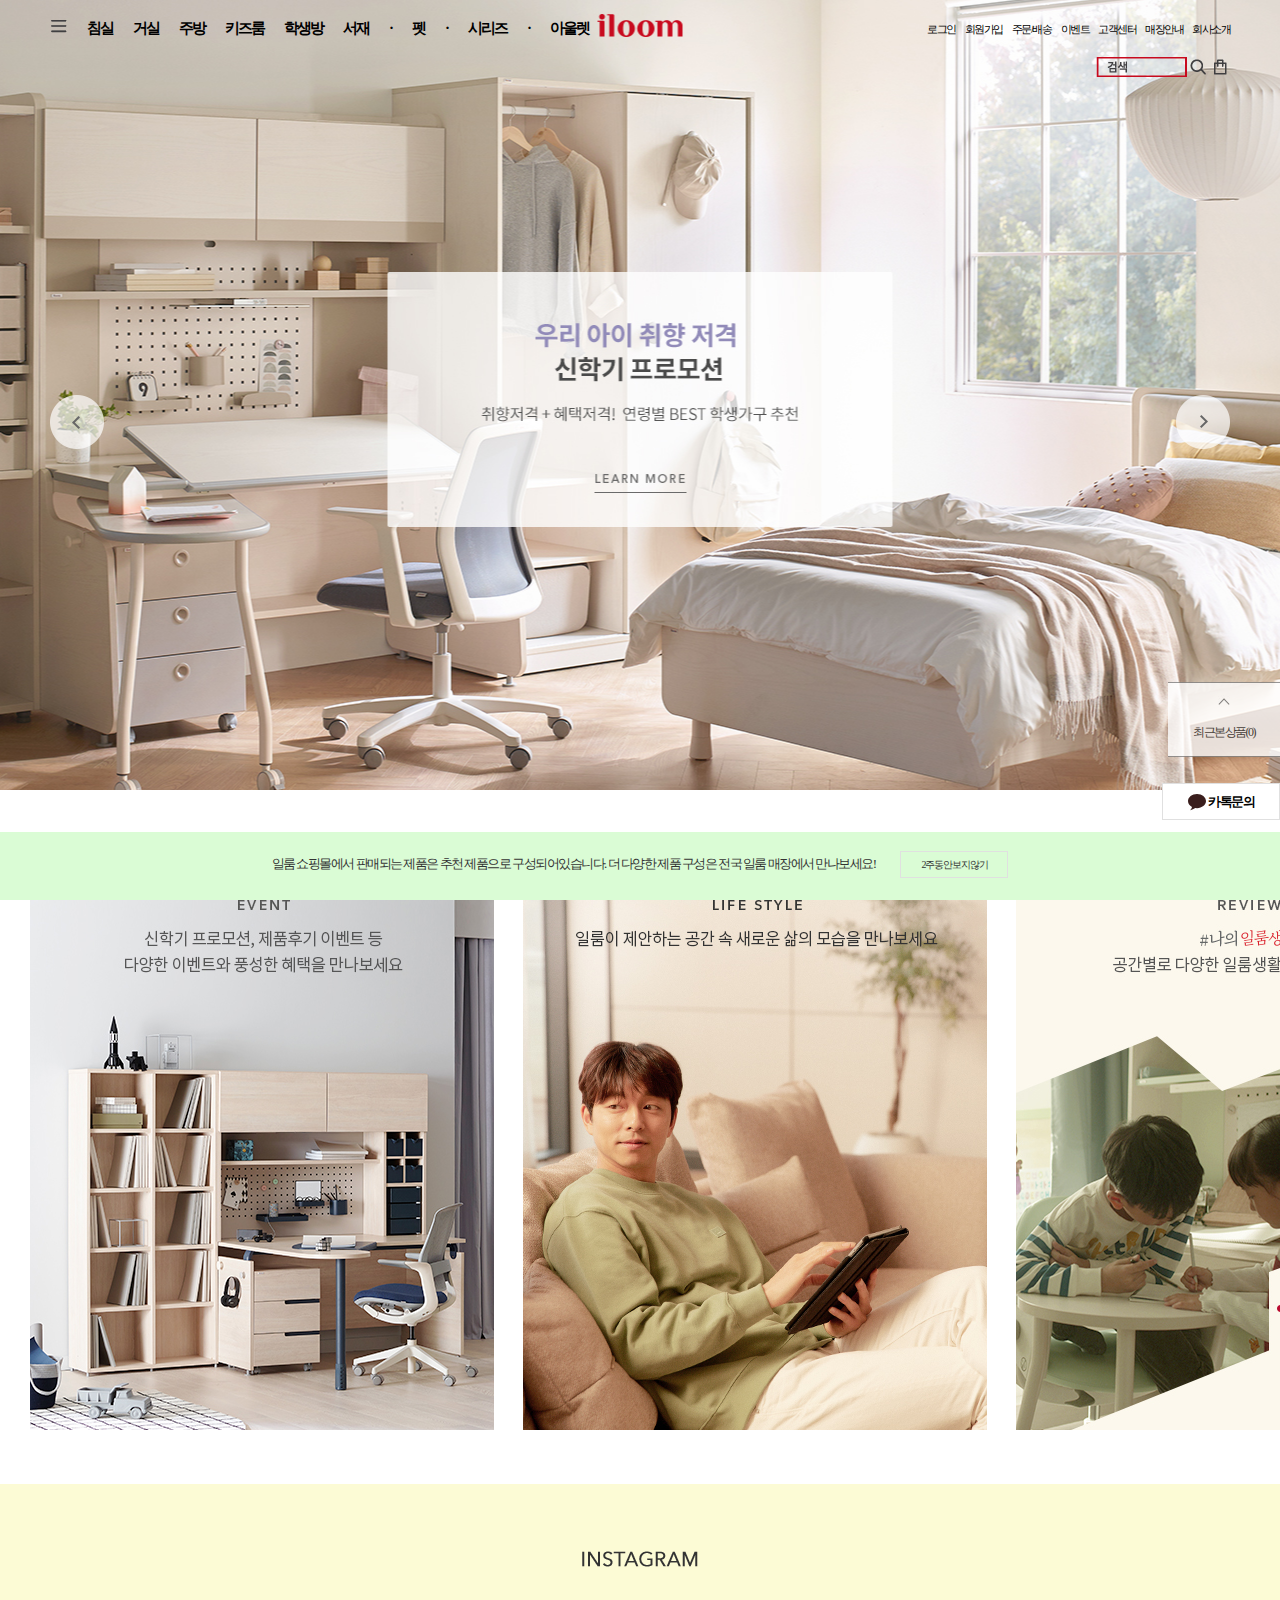
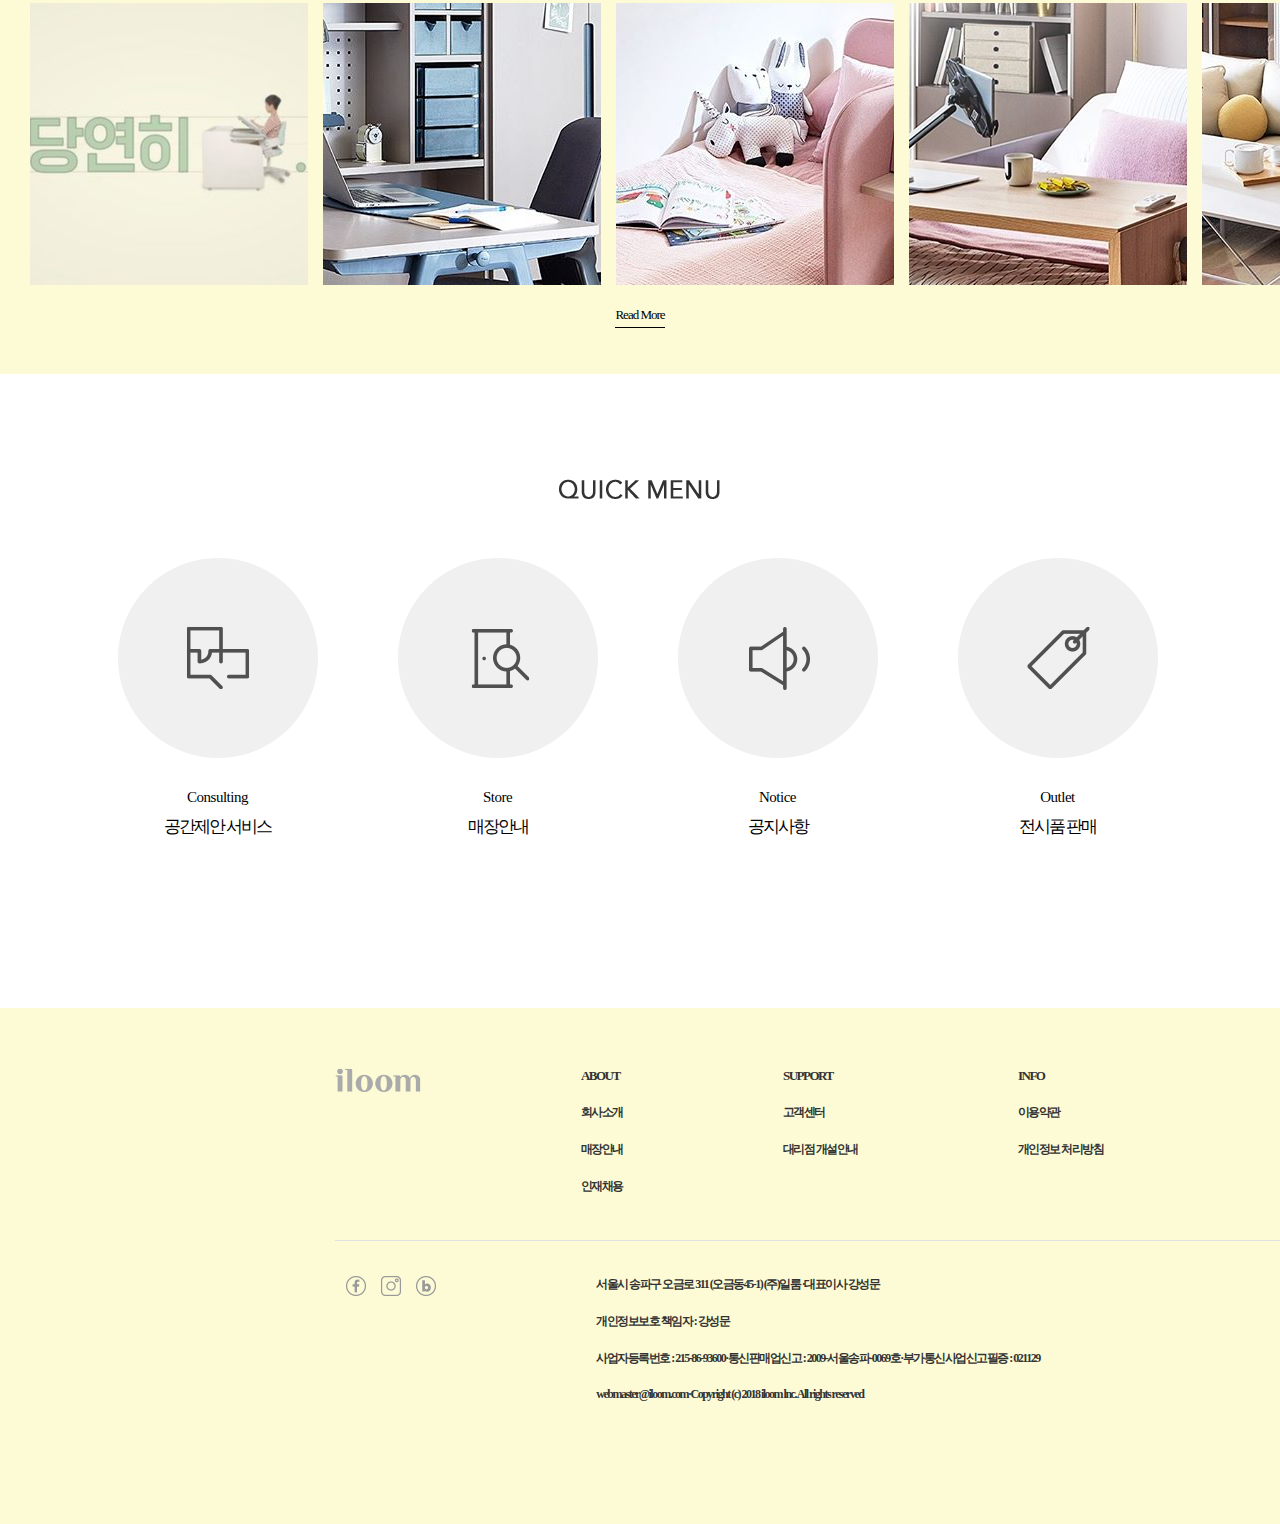
<file: iloom/index.html>
<!DOCTYPE html>
<html lang="en">

<head>
    <meta charset="UTF-8">
    <title>일룸 사이트 메인페이지 모작 _ 이도빈 모작 포트폴리오</title>
    <link rel="stylesheet" href="./index.css">
    <script src="https://cdnjs.cloudflare.com/ajax/libs/jquery/3.4.1/jquery.min.js"></script>
</head>

<body>
    <!-- 팝업메뉴 -->
    <div class="popup-bg"></div>
    <div class="popup-menu relative">

        <nav class="menu-list-1">
            <div class="title-under-line"></div>

            <ul class="relative cell">

                <li class="title"><a href="#">침실</a></li>

                <li class="sub-title">
                    <a href="#">침대</a>
                    <ul>
                        <li><a href="#">모션베드</a></li>
                        <li><a href="#">일반침대</a></li>
                        <li><a href="#">패밀리침대</a></li>
                        <li><a href="#">액세서리</a></li>
                        <li><a href="#">매트리스</a></li>
                    </ul>
                </li>

                <li class="sub-title">
                    <a href="#">옷장</a>
                    <ul>
                        <li><a href="#">조합형</a></li>
                        <li><a href="#">포인트형</a></li>
                    </ul>
                </li>

                <li class="sub-title">
                    <a href="#">수납장</a>
                    <ul>
                        <li><a href="#">협탁</a></li>
                        <li><a href="#">서랍장</a></li>
                        <li><a href="#">파티션수납장</a></li>
                    </ul>
                </li>

                <li class="sub-title">
                    <a href="#">화장대</a>
                    <ul>
                        <li><a href="#">화장대</a></li>
                        <li><a href="#">스툴</a></li>
                        <li><a href="#">액세서리</a></li>
                    </ul>
                </li>
            </ul>

            <ul class="relative cell">
                <li class="title"><a href="#">거실</a></li>

                <li class="sub-title">
                    <a href="#">테이블</a>
                    <ul>
                        <li><a href="">소파 테이블</a></li>
                        <li><a href="">패밀리 테이블</a></li>
                        <li><a href="">멀티테이블</a></li>
                        <li><a href="">액세서리</a></li>
                    </ul>
                </li>

                <li class="sub-title">
                    <a href="#">거실장</a>
                    <ul>
                        <li><a href="">거실장</a></li>
                    </ul>
                </li>

                <li class="sub-title">
                    <a href="#">소파</a>
                    <ul>
                        <li><a href="">일자형</a></li>
                        <li><a href="">카우치/코너</a></li>
                        <li><a href="">1인/소파베드</a></li>
                        <li><a href="">리클라이너</a></li>
                        <li><a href="">액세서리</a></li>
                    </ul>
                </li>

                <li class="sub-title">
                    <a href="#">수납장</a>
                    <ul>
                        <li><a href="">책장</a></li>
                        <li><a href="">서랍장</a></li>
                        <li><a href="">액세서리</a></li>
                        <li><a href="">장식장</a></li>
                    </ul>
                </li>

                <li class="sub-title">
                    <a href="#">액세서리</a>

                </li>

            </ul>

            <ul class="relative cell">
                <li class="title"><a href="#">주방</a></li>

                <li class="sub-title">
                    <a href="#">식탁</a>
                    <ul>
                        <li><a href="">식탁</a></li>
                        <li><a href="">의자</a></li>
                    </ul>
                </li>

                <li class="sub-title">
                    <a href="#">수납장</a>
                    <ul>
                        <li><a href="">수납장</a></li>
                        <li><a href="">액세서리</a></li>
                    </ul>
                </li>

            </ul>

            <ul class="relative cell">
                <li class="title"><a href="#">키즈룸</a></li>

                <li class="sub-title">
                    <a href="#">침대</a>
                    <ul>
                        <li><a href="#">침대</a></li>
                        <li><a href="#">매트리스</a></li>
                        <li><a href="#">액세서리</a></li>
                    </ul>
                </li>

                <li class="sub-title">
                    <a href="#">책상</a>
                    <ul>
                        <li><a href="#">액세서리</a></li>
                        <li><a href="#">액세서리</a></li>
                    </ul>
                </li>

                <li class="sub-title">
                    <a href="#">수납장</a>
                    <ul>
                        <li><a href="#">서랍/수납장</a></li>
                        <li><a href="#">책장</a></li>
                        <li><a href="#">옷장/행거</a></li>
                        <li><a href="#">놀이장</a></li>
                    </ul>
                </li>

                <li class="sub-title">
                    <a href="#">소파/의자</a>
                    <ul>
                        <li><a href="#">소파</a></li>
                        <li><a href="#">의자</a></li>
                    </ul>
                </li>

                <li class="sub-title">
                    <a href="#">액세서리</a>
                    <ul>

                    </ul>
                </li>

            </ul>

            <ul class="relative cell">
                <li class="title"><a href="#">학생방</a></li>

                <li class="sub-title">
                    <a href="#">책상</a>
                    <ul>
                        <li><a href="#">일반형</a></li>
                        <li><a href="#">기능형</a></li>
                        <li><a href="#">액세서리</a></li>
                    </ul>
                </li>

                <li class="sub-title">
                    <a href="#">책장</a>
                    <ul>
                        <li><a href="#">책장</a></li>
                        <li><a href="#">액세서리</a></li>
                    </ul>
                </li>

                <li class="sub-title">
                    <a href="#">수납장</a>
                    <ul>
                        <li><a href="#">서랍장</a></li>
                        <li><a href="#">수납장</a></li>
                        <li><a href="#">옷장/행거</a></li>
                    </ul>
                </li>

                <li class="sub-title">
                    <a href="#">의자</a>
                    <ul>
                        <li><a href="#">의자</a></li>
                        <li><a href="#">액세서리</a></li>
                    </ul>
                </li>

                <li class="sub-title">
                    <a href="#">침대</a>
                    <ul>
                        <li><a href="#">일반침대</a></li>
                        <li><a href="#">수납침대</a></li>
                        <li><a href="#">모션침대</a></li>
                        <li><a href="#">매트리스</a></li>
                        <li><a href="#">액세서리</a></li>
                    </ul>
                </li>

            </ul>

            <ul class="relative cell">
                <li class="title"><a href="#">서재</a></li>

                <li class="sub-title">
                    <a href="#">책상</a>
                    <ul>
                        <li><a href="#">일반형</a></li>
                        <li><a href="#">모션형</a></li>
                        <li><a href="#">액세서리</a></li>
                    </ul>
                </li>

                <li class="sub-title">
                    <a href="#">책장</a>
                    <ul>
                        <li><a href="#">책장</a></li>
                        <li><a href="#">액세서리</a></li>
                    </ul>
                </li>

                <li class="sub-title">
                    <a href="#">서랍장</a>
                    <ul>
                        <li><a href="#">책상서랍</a></li>
                    </ul>
                </li>

                <li class="sub-title">
                    <a href="#">의자</a>
                    <ul>
                        <li><a href="#">태스크의자</a></li>
                        <li><a href="#">프리미엄의자</a></li>
                        <li><a href="#">보조의자</a></li>
                    </ul>
                </li>

                <li class="sub-title">
                    <a href="#">수납장</a>
                    <ul>
                        <li><a href="#">장식장</a></li>
                    </ul>
                </li>
            </ul>

            <ul class="relative cell">
                <li class="title"><a href="#">펫</a></li>

                <li class="sub-title">
                    <a href="#">가구</a>
                    <ul>
                        <li><a href="#">가구</a></li>
                        <li><a href="#">액세서리</a></li>
                    </ul>
                </li>
            </ul>
        </nav>

        <nav class="menu-list-2">

            <ul>
                <li><a href="">시리즈</a></li>
                <li><a href="">아울렛</a></li>
                <li>
                    <ul>
                        <li><a href="">공간제안 서비스</a></li>
                        <li><a href="">매장안내</a></li>
                        <li><a href="">엄마의 서재</a></li>
                        <li><a href="">공지사항</a></li>
                        <li><a href="">전시품 판매</a></li>
                        <li><a href="">라이프 스타일</a></li>
                    </ul>
                </li>
            </ul>
        </nav>

        <div class="close-btn">
            <span></span>
            <span></span>
        </div>

    </div>

    <!-- 탑바 -->
    <nav class="top-bar">
        <ul class="menu-1 cell">
            <li class="cell btn relative">
                <a href=""><img src="img/index/top_bar_ico_menu.png" alt=""></a>
            </li>
            <li class="cell relative">
                <a href="#">침실</a>
                <ul>
                    <li><a href="">침대</a></li>
                    <li><a href="">옷장</a></li>
                    <li><a href="">수납장</a></li>
                    <li><a href="">화장대</a></li>
                </ul>
            </li>
            <li class="cell relative">
                <a href="">거실</a>
                <ul>
                    <li><a href="">테이블</a></li>
                    <li><a href="">거실장</a></li>
                    <li><a href="">소파</a></li>
                    <li><a href="">수납장</a></li>
                    <li><a href="">액세서리</a></li>
                </ul>
            </li>
            <li class="cell relative">
                <a href="">주방</a>
                <ul>
                    <li><a href="">식탁</a></li>
                    <li><a href="">수납장</a></li>
                </ul>
            </li>
            <li class="cell relative">
                <a href="">키즈룸</a>
                <ul>
                    <li><a href="">침대</a></li>
                    <li><a href="">책상</a></li>
                    <li><a href="">수납장</a></li>
                    <li><a href="">소파/의자</a></li>
                    <li><a href="">액세서리</a></li>
                </ul>
            </li>
            <li class="cell relative">
                <a href="">학생방</a>
                <ul>
                    <li><a href="">책상</a></li>
                    <li><a href="">책장</a></li>
                    <li><a href="">수납장</a></li>
                    <li><a href="">의자</a></li>
                    <li><a href="">침대</a></li>
                </ul>
            </li>
            <li class="cell relative">
                <a href="">서재</a>
                <ul>
                    <li><a href="">책상</a></li>
                    <li><a href="">책장</a></li>
                    <li><a href="">서랍장</a></li>
                    <li><a href="">의자</a></li>
                    <li><a href="">수납장</a></li>
                </ul>
            </li>
            <li class="cell relative period"><a href="">·</a></li>
            <li class="cell relative">
                <a href="">펫</a>
                <ul>
                    <li><a href="">가구</a></li>
                </ul>
            </li>
            <li class="cell relative period"><a href="">·</a></li>
            <li class="cell relative"><a href="">시리즈</a></li>
            <li class="cell relative period"><a href="">·</a></li>
            <li class="cell relative">
                <a href="">아울렛</a>
                <ul>
                    <li><a href="">침실</a></li>
                    <li><a href="">거실</a></li>
                    <li><a href="">키즈룸</a></li>
                    <li><a href="">학생방</a></li>
                </ul>
            </li>
        </ul>

        <div class="logo-box">
            <a href="#"><img src="img/index/top_bar_logo.png" alt=""></a>
        </div>

        <ul class="menu-2 cell-right">
            <li class="cell"><a href="#">로그인</a></li>
            <li class="cell"><a href="#">회원가입</a></li>
            <li class="cell"><a href="#">주문/배송</a></li>
            <li class="cell"><a href="#">이벤트</a></li>
            <li class="cell"><a href="#">고객센터</a></li>
            <li class="cell"><a href="#">매장안내</a></li>
            <li class="cell"><a href="#">회사소개</a></li>
            <li class="cell search-ico"><a href="#">
                    <img src="img/index/top_bar_search_3.png" alt="">
                </a>

            </li>
            <li class="cell"><a href="#">
                    <img src="img/index/top_bar_cart_2.png" alt="">
                </a>

            </li>
        </ul>

        <ul class="menu-3 search-box row">
            <li class="cell search-ico"><a href="#"><img src="img/index/top_bar_search_1.png" alt=""></a></li>
            <li class="cell"><a href="#"><img src="img/index/top_bar_cart_1.png" alt=""></a></li>
        </ul>

        <div class="search-popup">
            <form class="relative" action=""><input type="text" placeholder="검색"><img src="img/index/top_bar_search_2.png"></form>
            <nav class="suggest-list">
                <ul class="list-1">
                    <li class="title"><a href="#">추천 검색</a></li>
                    <li><a href=""># 신학기준비_일룸학생가구BEST</a></li>
                    <li><a href=""># 마마무_솔라의_다나모션베드</a></li>
                    <li><a href=""># 책상_신제품_모아보기</a></li>
                    <li><a href=""># 펫가구_캐스터네츠</a></li>
                    <li><a href=""># 학생방의자</a></li>
                </ul>
                <ul class="list-2">
                    <li class="title"><a href="#">추천 컨텐츠</a></li>
                    <li><a href="#"># 나의일룸생활_후기보러가기</a></li>
                    <li><a href="#"># 일룸패밀리에게_선물을_드려요</a></li>
                    <li><a href="#"># 신학기_학생방_꾸미기_TIP</a></li>
                    <li><a href="#"># 이달의프로모션</a></li>
                    <li><a href="#"># 엄마의서재</a></li>
                </ul>
            </nav>
        </div>
    </nav>

    <!-- 슬라이드바 -->
    <div class="iloom-main-slider relative slider">
        <div class="slides">
            <div class="slide 1 active">
                <img src="img/index/main-bn-1.jpg" alt="">
                <div class="link-box"><a href=""></a></div>
            </div>
            <div class="slide 2">
                <img src="img/index/main-bn-2.jpg" alt="">
                <div class="link-box"><a href=""></a></div>
            </div>
            <div class="slide 3">
                <img src="img/index/main-bn-3.jpg" alt="">
                <div class="link-box"><a href=""></a></div>
            </div>
            <div class="slide 4">
                <img src="img/index/main-bn-4.jpg" alt="">
                <div class="link-box"><a href=""></a></div>
            </div>
            <div class="slide 5">
                <img src="img/index/main-bn-5.jpg" alt="">
                <div class="link-box"><a href=""></a></div>
            </div>
            <div class="slide 6">
                <img src="img/index/main-bn-6.jpg" alt="">
                <div class="link-box"><a href=""></a></div>
            </div>
        </div>

        <div class="side-btn">
            <div class="btn">
                <span><img src="img/index/main_bn_side_l.png" alt=""></span>

            </div>
            <div class="btn">
                <span><img src="img/index/main_bn_side_r.png" alt=""></span>

            </div>
        </div>
    </div>

    <!-- 이벤트 배너 -->
    <div class="event-bn">
        <ul class="row">
            <li class="cell">
                <a href="">
                    <div class="img-box"><img src="img/index/event_bn_1.jpg" alt="이미지를 찾을 수 없네요."></div>
                </a>
            </li>
            <li class="cell">
                <a href="">
                    <div class="img-box"><img src="img/index/event_bn_2.jpg" alt="이미지를 찾을 수 없네요."></div>
                </a>
            </li>
            <li class="cell">
                <a href="">
                    <div class="img-box"><img src="img/index/event_bn_3.jpg" alt="이미지를 찾을 수 없네요."></div>
                </a>
            </li>
        </ul>
    </div>

    <!-- 인스타 배너 -->
    <div class="instar-bn">
        <div class="text-box"><img src="img/index/sns_bn_title.png" alt=""></div>
        <ul class="row">
            <li class="cell">
                <a href="">
                    <div class="img-box"><img src="img/index/sns_bn_1.jpg" alt="이미지를 찾을 수 없네요."></div>
                </a>
            </li>
            <li class="cell">
                <a href="">
                    <div class="img-box"><img src="img/index/sns_bn_2.jpg" alt="이미지를 찾을 수 없네요."></div>
                </a>
            </li>
            <li class="cell">
                <a href="">
                    <div class="img-box"><img src="img/index/sns_bn_3.jpg" alt="이미지를 찾을 수 없네요."></div>
                </a>
            </li>
            <li class="cell">
                <a href="">
                    <div class="img-box"><img src="img/index/sns_bn_4.jpg" alt="이미지를 찾을 수 없네요."></div>
                </a>
            </li>
            <li class="cell">
                <a href="">
                    <div class="img-box"><img src="img/index/sns_bn_5.jpg" alt="이미지를 찾을 수 없네요."></div>
                </a>
            </li>
        </ul>

        <div class="more-btn"><a href="">Read More</a></div>
    </div>

    <!-- 퀵 메뉴 배너 -->
    <div class="quick-bn-bar">
        <div class="title-img-box"><img src="img/index/quick_bn_title.png" alt=""></div>
        <nav class="quick-menu-list">
            <ul class="row">
                <li class="cell">
                    <div class="img-box relative"><img src="img/index/quick_bn_1.png" alt="">
                    </div>
                    <div class="img-box relative"><img src="img/index/quick_bn_1.png" alt="">
                    </div>
                    <div class="text-box">
                        <div class="text-1">Consulting</div>
                        <div class="text-2">공간제안 서비스</div>
                    </div>
                </li>
                <li class="cell">
                    <div class="img-box relative"><img src="img/index/quick_bn_2.png" alt="">
                    </div>
                    <div class="img-box relative"><img src="img/index/quick_bn_2.png" alt="">
                    </div>
                    <div class="text-box">
                        <div class="text-1">Store</div>
                        <div class="text-2">매장안내</div>
                    </div>
                </li>
                <li class="cell">
                    <div class="img-box relative"><img src="img/index/quick_bn_3.png" alt="">
                    </div>
                    <div class="img-box relative"><img src="img/index/quick_bn_3.png" alt="">
                    </div>
                    <div class="text-box">
                        <div class="text-1">Notice</div>
                        <div class="text-2">공지사항</div>
                    </div>
                </li>
                <li class="cell">
                    <div class="img-box relative"><img src="img/index/quick_bn_4.png" alt="">
                    </div>
                    <div class="img-box relative"><img src="img/index/quick_bn_4.png" alt="">
                    </div>
                    <div class="text-box">
                        <div class="text-1">Outlet</div>
                        <div class="text-2">전시품 판매</div>
                    </div>
                </li>
            </ul>
        </nav>
    </div>

    <!-- 푸터 -->
    <div class="footer">
        <nav class="campany-menu-list-1">
            <ul class="row">
                <li class="cell">
                    <a href=""><img src="img/index/footer_logo.png" alt=""></a>
                </li>
                <li class="cell">
                    <a href="">ABOUT</a>
                    <a href="">회사소개</a>
                    <a href="">매장안내</a>
                    <a href="">인재채용</a>
                </li>
                <li class="cell">
                    <a href="">SUPPORT</a>
                    <a href="">고객센터</a>
                    <a href="">대리점 개설안내</a>

                </li>
                <li class="cell">
                    <a href="">INFO</a>
                    <a href="">이용약관</a>
                    <a href="">개인정보 처리방침</a>

                </li>
                <li class="cell">
                    <a>고객센터</a>
                    <a>1577-5670</a>
                    <a>평일 09:30 ~ 17:30, 제품문의, 매장안내, AS, 분해설치</a>

                </li>
            </ul>
        </nav>
        <nav class="campany-menu-list-2">
            <ul class="row">
                <li class="cell sns-icon-list">
                    <a href=""><img src="img/index/footer_sns_ico_f.png" alt=""></a>
                    <a href=""><img src="img/index/footer_sns_ico_i.png" alt=""></a>
                    <a href=""><img src="img/index/footer_sns_io_b.png" alt=""></a>
                </li>
                <li class="cell copyright">
                    <a href="">서울시 송파구 오금로 311 (오금동45-1) (주)일룸 ·대표이사 강성문</a>
                    <a href="">개인정보보호 책임자 : 강성문</a>
                    <a href="">사업자등록번호 : 215-86-93600·통신판매업신고 : 2009-서울송파-0069호·부가통신사업신고필증 : 021129</a>
                    <a href="">webmaster@iloom.com·Copyright (c) 2018 iloom lnc. All rights reserved</a>
                </li>
                <li class="cell">
                    <div class="img-box"><img src="img/index/footer_mark_1.png" alt=""></div>
                    <div class="img-box"><img src="img/index/footer_mark_2.png" alt=""></div>
                    <div class="img-box"><img src="img/index/footer_mark_3.png" alt=""></div>
                </li>
            </ul>
        </nav>
    </div>

    <!-- 로우바 -->
    <div class="low-fixed-menu relative">
        <div>
            <img src="img/index/low_fixed_ico_1_history.jpg" alt="">
            <a href="">최근본상품(0)</a>
        </div>
        <div>
            <a href=""><img src="img/index/low_fixed_ico_2_kakao.svg" alt="">&nbsp카톡문의</a>
        </div>
        <div>
            <div class="text-box">
                <a>일룸 쇼핑몰에서 판매되는 제품은 추천 제품으로 구성되어있습니다. 더 다양한 제품 구성은 전국 일룸 매장에서 만나보세요! </a>
                <a href="">2주 동안 보지 않기</a>
            </div>
        </div>
    </div>
    
    <script src="./index.js"></script>
</body>



</html>
</file>
<file: iloom/index.css>
/* 노말라이즈 */
body,
ul,
li {
    padding: 0;
    margin: 0;
    list-style: none;
}

a {
    color: inherit;
    text-decoration: none;
}

/* 라이브러리 */
.row::after {
    content: "";
    clear: both;
    display: block;
}

.cell {
    float: left;
    box-sizing: border-box;
}

.cell-right {
    float: right;
    box-sizing: blorder-box;
}

.relative {
    position: relative;
}

/* 커스텀 */
body {
    user-select: none;
}

/* 팝업메뉴시작 */

/* 팝업백그라운드 */
.popup-bg {
    position: fixed;
    top: 0;
    left: 0;
    width: 100%;
    height: 100%;
    background-color: rgba(0, 0, 0, 0.5);
    z-index: 2;
    display: none;
}

.popup-bg.active {
    display: block;
}

/* 팝업창 */
.popup-menu {
    width: 1000px;
    text-align: center;
    height: 956px;
    background-color: #f0f0f0;
    position: fixed;
    top: 20px;
    left: 20px;
    z-index: 2;
    display: none;
}

.popup-menu.active {
    display: block;
}

.popup-menu a {
    color: #333333;
    letter-spacing: -2px;
    display: block;
}

.popup-menu a:hover {
    color: #c80a1e;
}

/* 팝업왼쪽메뉴 */
.popup-menu > .menu-list-1 {
    position: absolute;
    top: 0;
    left: 0;
    background-color: white;
    padding-top: 20px;
    height: 100%;
    box-sizing: border-box;
}

.popup-menu > .menu-list-1 > .title-under-line {
    position: absolute;
    height: 1.5px;
    width: 841px;
    background-color: #aaaaaa;
    top: 54px;
    left: 50%;
    transform: translatex(-50%);
}

.popup-menu > .menu-list-1 > ul {
    width: calc((1000px - 18px)/8);
    position: relative;
}

.popup-menu > .menu-list-1 > ul:not(:nth-of-type(7))::after {
    content: "";
    position: absolute;
    width: 1px;
    height: 846px;
    background-color: #e0e0e0;
    top: 70px;
    left: auto;
    right: 0;
}

.popup-menu > .menu-list-1 > ul > li.title > a {
    font-size: 18px;
    font-weight: bold;
    margin-bottom: 15px;
}

.popup-menu > .menu-list-1 > ul > li.sub-title {
    padding: 28px 0;
    position: relative;
}

.popup-menu > .menu-list-1 > ul > li.sub-title::after {
    content: "";
    display: block;
    width: 17px;
    height: 1.5px;
    background-color: #e0e0e0;
    position: absolute;
    bottom: 0;
    left: 50%;
    transform: translatex(-50%);
}

.popup-menu > .menu-list-1 > ul > li.sub-title > a {
    font-size: 14px;
    font-weight: bold;
    padding-bottom: 5px;
}

.popup-menu > .menu-list-1 > ul > li.sub-title > ul > li > a {
    font-size: 12px;
    margin-top: 14px;
}

/* 팝업오른쪽메뉴 */
.popup-menu > .menu-list-2 {
    width: calc((1000px - 18px)/8);
    position: absolute;
    top: 0;
    left: auto;
    right: 0;
    background-color: white;
    height: 100%;
    padding-top: 245px;
    box-sizing: border-box;
}

.popup-menu > .menu-list-2 > ul > li > a {
    font-size: 18px;
    font-weight: bold;
    margin-bottom: 100px;
}

.popup-menu > .menu-list-2 > ul > li:nth-of-type(2) {
    position: relative;
}

.popup-menu > .menu-list-2 > ul > li:nth-of-type(2)::after {
    content: "";
    display: block;
    width: 17px;
    height: 1.5px;
    background-color: #e0e0e0;
    position: absolute;
    bottom: -50px;
    left: 50%;
    transform: translatex(-50%);
}

.popup-menu > .menu-list-2 > ul > li > ul > li {
    font-size: 14px;
    margin-bottom: 30px;
}

/* 닫기버튼 */
.popup-menu > .close-btn {
    position: absolute;
    width: 17px;
    height: 17px;
    transform: rotate(45deg);
    top: 17px;
    left: auto;
    right: 17px;
    cursor: pointer;
}

.popup-menu > .close-btn > span {
    position: absolute;
    width: 100%;
    height: 2px;
    background-color: #aaaaaa;
    top: 50%;
    left: 0;
    transform: translatey(-50%);
}

.popup-menu > .close-btn > span:last-child {
    transform: translatey(-50%) rotate(90deg);
}

/* 팝업메뉴끝 */


/* 탑바시작 */
.top-bar {
    text-align: center;
    line-height: 55px;
    padding-left: 50px;
    padding-right: 50px;
    position: absolute;
    top: 0;
    left: 0;
    width: 100%;
    min-width: 1000px;
    box-sizing: border-box;
    z-index: 1;
}

html.not-scroll-top-0 .top-bar {
    position: fixed;
    top: 0;
    left: 0;
    background-color: #fcfbd5;
    width: 100%;
    min-width: 1000px;
    box-sizing: border-box;
}

/* 메뉴1 */
.top-bar > ul:nth-of-type(1) > li {
    margin-right: 20px;
}

.top-bar > ul:nth-of-type(1) > li > a {
    font-size: 15px;
    letter-spacing: -2px;
    font-weight: bold;
}

.top-bar > ul:nth-of-type(1) > li:nth-of-type(1) > a {
    vertical-align: middle;
}

.top-bar > .menu-1 > li:not(:nth-of-type(1)) > ul {
    background-color: white;
    position: absolute;
    top: 120%;
    left: 50%;
    transform: translatex(-50%);
/*    border: 1px solid #777777;*/
    padding: 5.5px 0;
    width: 110px;
    display: none;
}

.top-bar > .menu-1 > li:not(:nth-of-type(1)) > ul::before {
    content:"";
    display: block;
    position: absolute;
    top:-15px;
    left:50%;
    background-color: #ba0e2f;
    width:8px;
    height:8px;
    transform: rotate(45deg) translateX(-50%);
}

.top-bar > .menu-1 > li:not(:nth-of-type(1)):hover > ul {
    display: block;
}

.top-bar > .menu-1 > li:not(:nth-of-type(1)) > ul > li > a {
    display: block;
    font-size: 14px;
    font-weight: 300;
    line-height: normal;
    padding: 5.5px 0;
}

.top-bar > .menu-1 > li.period > a {
    cursor: auto;
}

/* 메뉴2 */
.top-bar > ul:nth-of-type(2) > li {
    margin-left: 9px;
}

.top-bar > ul:nth-of-type(2) > li > a {
    font-size: 11px;
    line-height: 0;
    vertical-align: middle;
    letter-spacing: -1.5px
}

.top-bar > ul:nth-of-type(2) > li > a > img {
    line-height: 0;
}

.top-bar > .menu-2 > li:nth-of-type(1) {
    margin-left: 0;
}

.top-bar > .menu-1 > li:nth-of-type(13) {
    margin-right: 0;
}

.top-bar > .menu-2 > li:nth-of-type(8),
.top-bar > .menu-2 > li:nth-of-type(9) {
    display: none;
}

html.not-scroll-top-0 .top-bar > .menu-2 > li:nth-of-type(8),
html.not-scroll-top-0 .top-bar > .menu-2 > li:nth-of-type(9) {
    display: block;
}

html.not-scroll-top-0 .menu-3 {
    display: none;
}

/* 로고 */
.top-bar > .logo-box {
    position: absolute;
    top: 4px;
    left: 50%;
    transform: translatex(-50%);
    z-index: -1;
}

/* 검색박스 */
.top-bar > .menu-3 {
    position: absolute;
    left: auto;
    right: 46px;
    top: 100%;
}

.top-bar > .menu-3 > li {
    line-height: 0;
}

.top-bar > .menu-3 > li > a {
    display: block;
    margin-right: 5px;
}

/* 검색 팝업창 */
.top-bar > .search-popup {
    position: absolute;
    top: 50px;
    right: 75px;
    z-index: 12;
    background-color: white;
    width: 600px;
    min-height: 300px;
    border: 1.2px solid #c80a1e;
    padding: 30px;
    box-sizing: border-box;
    display: none;
}

.top-bar > .search-popup.active {
    display: block;
}

.top-bar > .search-popup > .suggest-list::after {
    content: "";
    display: block;
    clear: both;
}

.top-bar > .search-popup > .suggest-list {
    margin: 0 auto;
    padding: 30px;
}

.search-popup > .suggest-list > ul {
    float: left;
}

.top-bar > .search-popup > .suggest-list > ul:nth-of-type(2) {
    float: right;
}

.top-bar > .search-popup > .suggest-list > ul > li > a {
    color: #333333;
    font-size: 16px;
    letter-spacing: -1px;
    margin-bottom: 14px;
    display: block;
    text-align: left;
    line-height: normal;
}

.top-bar > .search-popup > .suggest-list > ul > li.title > a {
    font-size: 13px;
    font-weight: 550;
    cursor: auto;
    margin-bottom: 22px;
}

.top-bar > .search-popup > .suggest-list > ul > li:not(.title) > a:hover {
    color: #c80a1e;
}

.top-bar > .search-popup > form {
    border-bottom: 1px solid #aeaeae;
    height: 30px;
    margin-bottom: 10px;
    padding: 5px 10px;
}

.top-bar > .search-popup > form > input {
    border: none;
    display: block;
    font-size: 18px;
    width: 400px;
    letter-spacing: -1.5px;
}

.top-bar > .search-popup > form > img {
    position: absolute;
    top: 15px;
    left: auto;
    right: 12px;
    transform: translatey(-50%);
    cursor: pointer;
}

/* 탑바 끝 */


/* 슬라이드바 시작 */
.iloom-main-slider {
    height: 790px;
    user-select: none;
}

/* 슬라이드 */
.iloom-main-slider > .slides > .slide {
    position: absolute;
    top: 0;
    left: 50%;
    opacity: 0;
    transform: translatex(-50%);
    transition: opacity .5s;
    height: 100%;
}

.iloom-main-slider > .slides > .slide.active {
    opacity: 1;
}

.iloom-main-slider > .slides > .slide > .img-box {
    height: 100%;
}

.iloom-main-slider > .slides > .slide > .img-box > img {
    height: 100%;
}

/* 사이드버튼 */
.iloom-main-slider > .side-btn > .btn {
    position: absolute;
    top: 0;
    left: 0;
    width: 300px;
    height: 100%;
    cursor: pointer;
}

.iloom-main-slider > .side-btn > .btn:nth-of-type(2) {
    left: auto;
    right: 0;
    top: 0;
}

.iloom-main-slider > .side-btn > .btn > span {
    position: absolute;
    top: 50%;
    left: inherit;
    right: inherit;
    cursor: pointer;
}

.iloom-main-slider > .side-btn > .btn:nth-of-type(1) > span {
    transform: translatex(50px);
}

.iloom-main-slider > .side-btn > .btn:nth-of-type(2) > span {
    transform: translatex(-50px);
}

/* 링크 박스 */
.iloom-main-slider > .slides > .slide > .link-box {
    position: absolute;
    top: 30px;
    left: 50%;
    width: 50%;
    bottom: 30px;
    transform: translatex(-50%);
}

.iloom-main-slider > .slides > .slide > .link-box > a {
    display: block;
    height: 100%;
}

/* 슬라이드바 끝 */


/* 이벤트 배너 시작*/
.event-bn {
    margin-top: 70px;
    padding: 0 10px;
    box-sizing: border-box;
}

.event-bn > ul {
    width: 1490px;
    margin: 0 auto;
    padding: 0 20px;
    box-sizing: border-box;
}

.event-bn > ul > li {
    width: calc(96%/3);
    margin-right: 2%;
    overflow: hidden;
}

.event-bn > ul > li:nth-of-type(3) {
    margin-right: 0;
}

.event-bn > ul > li > a > .img-box > img {
    transition: .8s;
}

.event-bn > ul > li:hover > a > .img-box > img {
    transform: scale(1.03);
}

/* 이벤트 배너 끝 */


/* 인스타그램 배너 시작 */
.instar-bn {
    margin-top: 50px;
    background-color: #fcfbd5;
    height: 490px;
    position: relative;
    margin-bottom: 50px;
    padding: 0 10px;
    box-sizing: border-box;
}

.instar-bn > ul {
    width: 1490px;
    margin: 0 auto;
    padding: 0 20px;
    box-sizing: border-box;
}

.instar-bn > ul > li {
    width: calc(96% / 5);
    height: 282px;
    margin-right: 1%;
    overflow: hidden;
    position: relative;
}

.instar-bn > ul > li:nth-of-type(5) {
    margin-right: 0;
}

.instar-bn > ul > li > a > .img-box > img {
    position: absolute;
    top: 50%;
    left: 50%;
    transform: translatey(-50%) translatex(-50%);
}

.instar-bn > ul > li > a > .img-box::after {
    content: "";
    position: absolute;
    top: 0;
    left: 0;
    right: 0;
    bottom: 0;
    background-color: rgba(255, 255, 255, 1);
    opacity: 0;
    transition: .7s;
}

.instar-bn > ul > li:hover > a > .img-box::after {
    opacity: .4;
}

.instar-bn > .text-box {
    text-align: center;
    padding-top: 65px;
    padding-bottom: 30px;
}

.instar-bn > .more-btn {
    text-align: center;
    margin-top: 20px;
}

.instar-bn > .more-btn > a {
    font-size: 13px;
    border-bottom: 1px solid;
    padding-bottom: 5px;
    letter-spacing: -1px;
}

.instar-bn > .more-btn > a:hover {
    color: #c80a1e;
}

/* 인스타그램 배너 끝 */

/* 퀵메뉴바 시작*/
.quick-bn-bar {
    width: 100%;
    margin-top: 100px;
}

.quick-bn-bar > .title-img-box {
    text-align: center;
    margin-bottom: 50px;
}

.quick-bn-bar > nav > ul > li.cell {
    position: relative;
    width:200px;
    height:280px;
}

.quick-bn-bar > nav > ul > li.cell > .img-box {
    width: 200px;
    height: 200px;
    overflow: hidden;
    transition:opacity 1s;
    position: absolute;
    top:0;
    left:0;
}

.quick-bn-bar > nav > ul > li.cell > .img-box:nth-of-type(1) > img {
    position: absolute;
    top: 0;
    left: 0;
}

.quick-bn-bar > nav > ul > li.cell > .img-box:nth-of-type(2) > img {
    left: 0;
    bottom: 0;
    top: auto;
    position: absolute;
    opacity: .9;
}

.quick-bn-bar > nav > ul > li.cell > .img-box:nth-of-type(2) {
    opacity: 0;
    
}

.quick-bn-bar > nav > ul > li.cell:hover > .img-box:nth-of-type(1) {
    opacity 0;
}

.quick-bn-bar > nav > ul > li.cell:hover > .img-box:nth-of-type(2) {
    opacity: 1;
    display: block;
}


.quick-bn-bar > nav > ul {
    display: table;
    margin: 0 auto;
    min-width: 1045px;
    box-sizing:border-box;
}

.quick-bn-bar > nav > ul > .cell {
    margin-right: 80px;
    cursor: pointer;
    box-sizing:border-box;
}

.quick-bn-bar > nav > ul > li > .text-box {
    position: absolute;
    bottom:0;
    left:50%;
    transform: translateX(-50%);
    width:100%;
}

.quick-bn-bar > nav > ul > .cell:hover > .text-box > div {
    color: #ba0e2f;
}

.quick-bn-bar > nav > ul > li:nth-of-type(4) {
    margin-right: 0;
}

.quick-bn-bar > nav > ul > li > .text-box > div {
    text-align: center;
}

.quick-bn-bar > nav > ul > li > .text-box > .text-1 {
    font-size: 15px;
    margin-top: 20px;
    letter-spacing: -.5px;
}

.quick-bn-bar > nav > ul > li > .text-box > .text-2 {
    font-size: 17px;
    margin-top: 9px;
    letter-spacing: -2px;
    font-weight: 550;
}

/* 퀵 메뉴 바 끝 */


/* 푸터 시작*/

.footer > .campany-menu-list-1 > ul > li > a,
.footer > .campany-menu-list-2 > ul > li > a {
    display: block;
    font-size: 12px;
    padding-bottom: 20px;
    font-weight: bold;
    letter-spacing: -1.5px;
}

/* 푸터목록1 */
.footer {
    background-color: #fcfbd5;
    color: #333333;
    height: 455.94px;
    margin-top: 170px;
    padding-top: 60px;
    min-width: 1920px;
}

.footer > .campany-menu-list-1 > ul {
    display: table;
    margin-left: auto;
    margin-right: auto;
    border-bottom: 1px solid #e0e0e0;
    padding-bottom: 25px;
}

.footer > .campany-menu-list-1 > ul > li {
    margin-right: 160px;
}


.footer > .campany-menu-list-1 > ul > li > a:nth-of-type(1) {
    font-size: 13px;
    cursor: auto;
}

.footer > .campany-menu-list-1 > ul > li > a:hover {
    color: #ba0e2f;
}

.footer > .campany-menu-list-1 > ul > li > a:nth-of-type(1):hover {
    color: inherit;
}

.footer > .campany-menu-list-1 > ul > li:nth-of-type(5) > a {
    color: inherit;
}

.footer > .campany-menu-list-1 > ul > li:nth-of-type(5) > a:nth-of-type(2) {
    font-size: 24px;
    margin-top: 6px;
    font-weight: 520;

}

.footer > .campany-menu-list-1 > ul > li:nth-of-type(5) > a:nth-of-type(3) {
    margin-top: 0px;

}

.footer > .campany-menu-list-1 > ul > li:nth-of-type(5) {
    margin-right: 50px;
    margin-left: 50px;
}

/* 푸터목록2 */
.footer > .campany-menu-list-2 {
    margin-right: auto;
    margin-left: auto;
    margin-top: 35px;
    display: table;
}

.footer > .campany-menu-list-2 > ul > li:nth-of-type(1) > a {
    float: left;
    display: block;
    margin-left: 15px;
}

.footer > .campany-menu-list-2 > ul > li:nth-of-type(2) {
    margin-left: 160px;
    margin-right: 160px;

}

.footer > .campany-menu-list-2 > ul > li:nth-of-type(2) > a {
    cursor: auto;
}

.footer > .campany-menu-list-2 > ul > li:nth-of-type(3) {
    margin-left: 120px;
}

.footer > .campany-menu-list-2 > ul > li:nth-of-type(3) > div {
    float: left;
    margin-right: 15px;
}

.footer > .campany-menu-list-2 > ul > li:nth-of-type(3) > div:nth-of-type(3) > img {
    width: 82px;
}

/* 푸터 끝 */


/* 로우바 시작 */
.low-fixed-menu {
    position: fixed;
    left: 0;
    top: auto;
    bottom: 0;
    width: 100%;
}

.low-fixed-menu > div:nth-of-type(1) {
    width: 112px;
    background-color: white;
    text-align: center;
    border-top: 1px solid gray;
    border-bottom: 1px solid gray;
    opacity: .8;
    position: absolute;
    left: auto;
    right: 0;
    top: -130px;
    padding-top: 10px;
}

.low-fixed-menu > div:nth-of-type(1) > img {
    cursor: pointer;
}

.low-fixed-menu > div:nth-of-type(1) > img:active {
    transform: rotate(180deg);
}

.low-fixed-menu > div:nth-of-type(1) > a {
    display: block;
    margin-top: 13px;
    margin-bottom: 15px;
    font-size: 12px;
    color: #333333;
    letter-spacing: -1.5px;
}

.low-fixed-menu > div:nth-of-type(2) {
    position: absolute;
    left: auto;
    right: 0;
    top: -20px;
}

.low-fixed-menu > div:nth-of-type(2) > a {
    background-color: white;
    border: 1px solid #e0e0e0;
    padding: 10px 25px;
    font-weight: bold;
    font-size: 13px;
    letter-spacing: -1.5px;
    vertical-align: middle;
}

.low-fixed-menu > div:nth-of-type(2) > a > img {
    vertical-align: middle;
}

.low-fixed-menu > div:nth-of-type(3) {
    width: 100%;
    height: 68px;
    background-color: #dafcd5;
    margin-top: 20px;
}

.low-fixed-menu > div:nth-of-type(3) > .text-box {
    text-align: center;
    padding-top: 22px;
}

.low-fixed-menu > div:nth-of-type(3) > .text-box > a {
    font-size: 13px;
    color: #333333;
    letter-spacing: -1.5px;
}

.low-fixed-menu > div:nth-of-type(3) > .text-box > a:nth-of-type(2) {
    font-size: 10px;
    border: 1px solid #e0e0e0;
    padding: 7px 20px;
    margin-left: 23px;
}

.low-fixed-menu > div:nth-of-type(3) > .text-box > a:nth-of-type(2):hover {
    color: #ba0e2f;
    border: 1px solid #ba0e2f;
}

/* 로우바 끝 */
</file>
